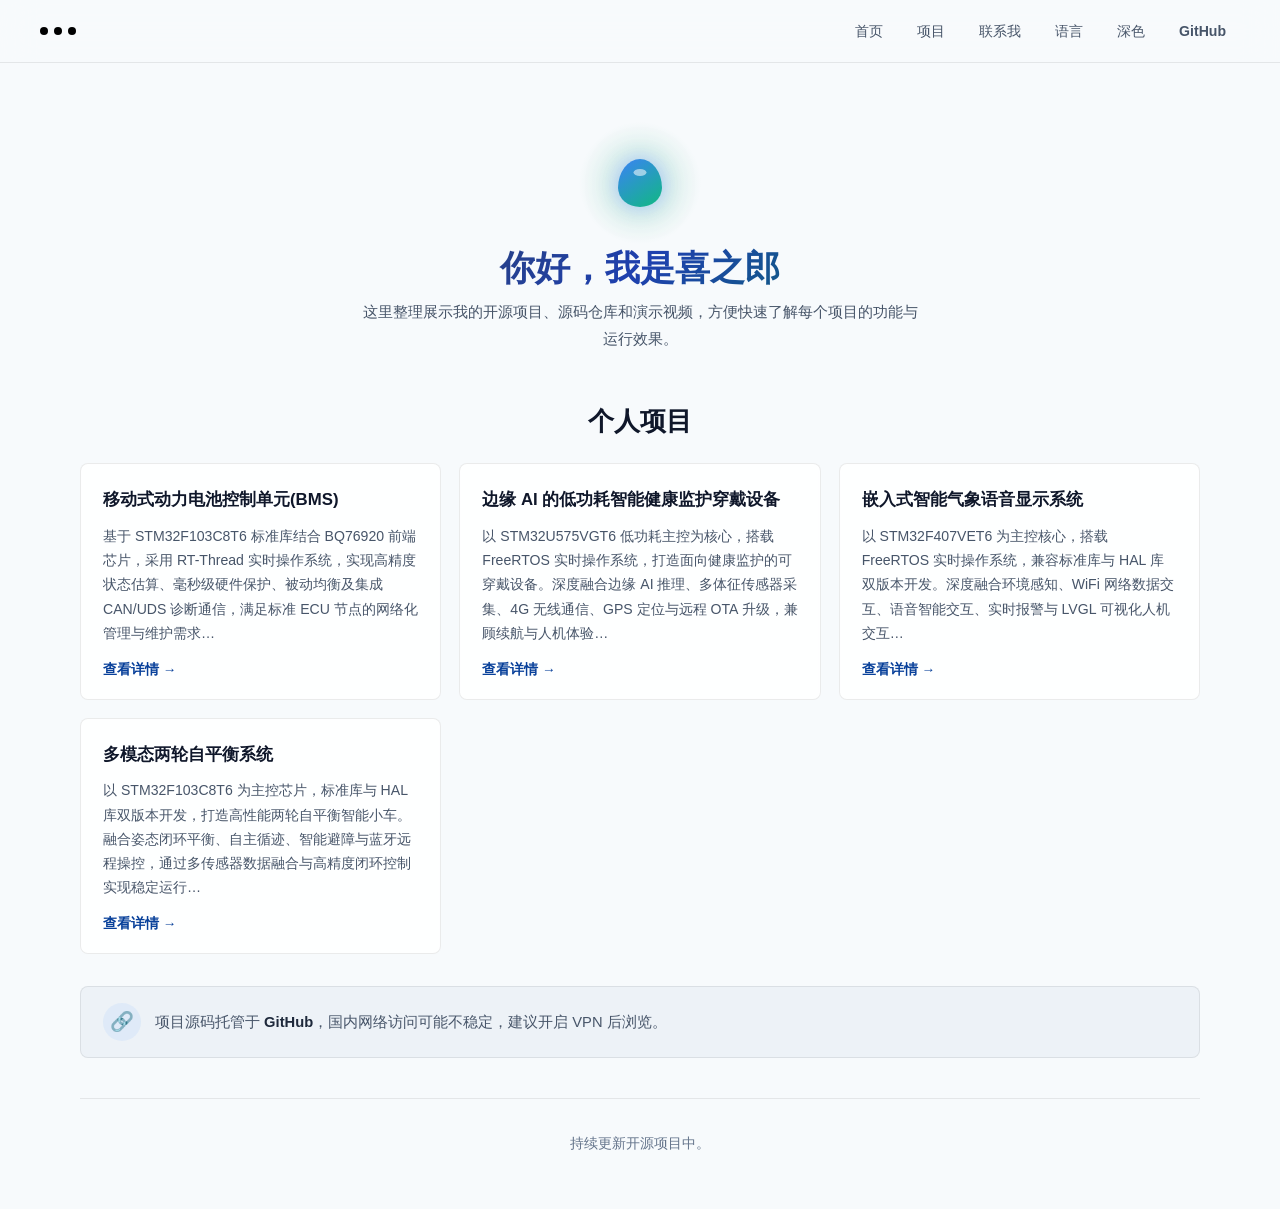
<file: index.html>
<!DOCTYPE html>
<html lang="zh-CN">
<head>
  <meta charset="UTF-8" />
  <meta name="viewport" content="width=device-width, initial-scale=1.0" />
  <title>喜之郎的开源网站</title>
  <link rel="stylesheet" href="assets/css/styles.css" />
</head>
<body>
  <!-- ===== 顶部导航栏 ===== -->
  <nav class="navbar">
    <div class="navbar-inner">
      <a class="nav-brand" href="index.html">
        <span class="nav-dot"></span><span class="nav-dot"></span><span class="nav-dot"></span>
      </a>
      <ul class="nav-links">
        <li><a href="index.html">首页</a></li>
        <li><a href="#projects">项目</a></li>
        <li><a href="#" id="contactLink">联系我</a></li>
        <li><a href="#">语言</a></li>
        <li><button class="theme-toggle" id="themeToggle" aria-label="切换深色/浅色模式">深色</button></li>
        <li><a class="nav-cta" href="https://github.com/laobanwang676-droid" target="_blank" rel="noopener noreferrer">GitHub</a></li>
      </ul>
    </div>
  </nav>

  <!-- ===== 主体内容 ===== -->
  <main class="site-shell">
    <!-- ===== Hero 区域 ===== -->
    <section class="hero" aria-labelledby="site-title">
      <div class="hero-icon">
        <span class="hero-jelly"></span>
      </div>
      <div class="hero-copy">
        <h1 class="hero-greeting">你好，我是喜之郎</h1>
        <p class="hero-intro">这里整理展示我的开源项目、源码仓库和演示视频，方便快速了解每个项目的功能与运行效果。</p>
      </div>
    </section>

    <section class="projects-overview" id="projects" aria-label="个人项目">
      <h2>个人项目</h2>
      <div class="projects-grid">
        <article class="project-card">
          <h3>移动式动力电池控制单元(BMS)</h3>
          <p class="project-card-desc">基于 STM32F103C8T6 标准库结合 BQ76920 前端芯片，采用 RT-Thread 实时操作系统，实现高精度状态估算、毫秒级硬件保护、被动均衡及集成 CAN/UDS 诊断通信，满足标准 ECU 节点的网络化管理与维护需求…</p>
          <a class="project-card-link" href="projects/bms.html">查看详情 →</a>
        </article>
        <article class="project-card">
          <h3>边缘 AI 的低功耗智能健康监护穿戴设备</h3>
          <p class="project-card-desc">以 STM32U575VGT6 低功耗主控为核心，搭载 FreeRTOS 实时操作系统，打造面向健康监护的可穿戴设备。深度融合边缘 AI 推理、多体征传感器采集、4G 无线通信、GPS 定位与远程 OTA 升级，兼顾续航与人机体验…</p>
          <a class="project-card-link" href="projects/health.html">查看详情 →</a>
        </article>
        <article class="project-card">
          <h3>嵌入式智能气象语音显示系统</h3>
          <p class="project-card-desc">以 STM32F407VET6 为主控核心，搭载 FreeRTOS 实时操作系统，兼容标准库与 HAL 库双版本开发。深度融合环境感知、WiFi 网络数据交互、语音智能交互、实时报警与 LVGL 可视化人机交互…</p>
          <a class="project-card-link" href="projects/weather.html">查看详情 →</a>
        </article>
        <article class="project-card">
          <h3>多模态两轮自平衡系统</h3>
          <p class="project-card-desc">以 STM32F103C8T6 为主控芯片，标准库与 HAL 库双版本开发，打造高性能两轮自平衡智能小车。融合姿态闭环平衡、自主循迹、智能避障与蓝牙远程操控，通过多传感器数据融合与高精度闭环控制实现稳定运行…</p>
          <a class="project-card-link" href="projects/balance.html">查看详情 →</a>
        </article>
      </div>
    </section>

    <div class="github-notice">
      <span class="github-notice-icon">🔗</span>
      <span>项目源码托管于 <strong>GitHub</strong>，国内网络访问可能不稳定，建议开启 VPN 后浏览。</span>
    </div>

    <footer>
      <span>持续更新开源项目中。</span>
    </footer>
  </main>

  <!-- ===== 联系我弹窗 ===== -->
  <div class="modal-overlay" id="contactModal">
    <div class="modal-box">
      <h3>联系我</h3>
      <p class="modal-sub">欢迎通过以下方式与我取得联系</p>
      <div class="contact-row">
        <span class="label">QQ邮箱</span>
        <span class="value">1944505795@qq.com</span>
        <button class="btn-copy" data-copy="1944505795@qq.com">复制</button>
      </div>
      <div class="contact-row">
        <span class="label">微信</span>
        <span class="value">1944505795</span>
        <button class="btn-copy" data-copy="1944505795">复制</button>
      </div>
      <button class="btn-close-modal" id="closeModal">关闭</button>
    </div>
  </div>
  <script src="assets/js/main.js"></script>
</body>
</html>
</file>
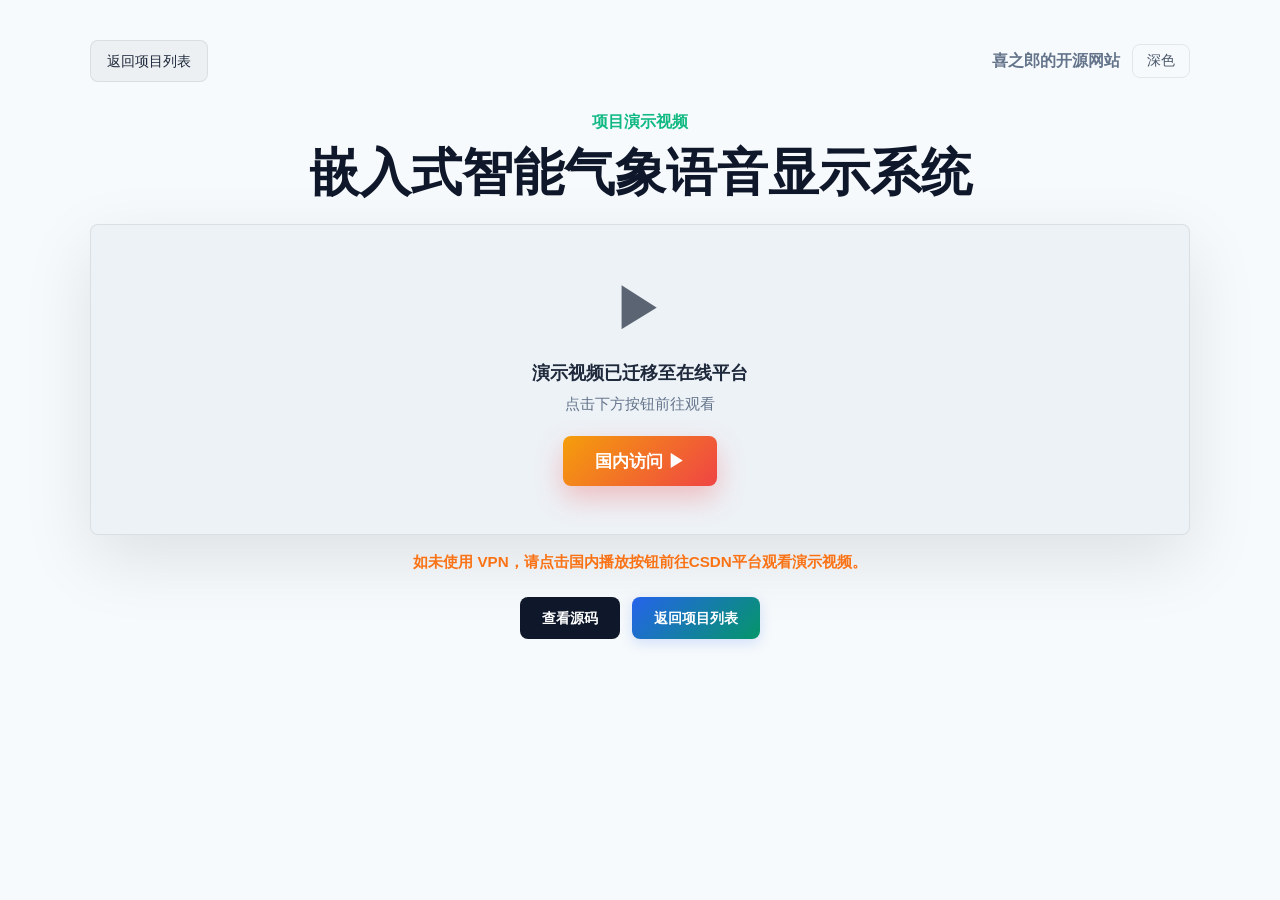
<file: video.html>
<!DOCTYPE html>
<html lang="zh-CN">
<head>
  <meta charset="UTF-8" />
  <meta name="viewport" content="width=device-width, initial-scale=1.0" />
  <title>项目演示视频</title>
  <link rel="stylesheet" href="assets/css/styles.css" />
</head>
<body>
  <main class="page page-wide">
    <nav class="video-nav">
      <a class="back-link" href="index.html#projects">返回项目列表</a>
      <div class="video-nav-group">
        <a class="brand" href="index.html">喜之郎的开源网站</a>
        <button class="theme-toggle" id="themeToggle" aria-label="切换深色/浅色模式">深色</button>
      </div>
    </nav>

    <section class="video-intro" aria-labelledby="video-title">
      <p>项目演示视频</p>
      <h1 class="video-title" id="video-title">嵌入式智能气象语音显示系统</h1>
    </section>

    <section class="player" aria-label="视频入口">
      <div class="player-icon">▶</div>
      <p class="player-title">演示视频已迁移至在线平台</p>
      <p class="player-desc">点击下方按钮前往观看</p>
      <a id="domestic-link" class="btn-watch" href="#" target="_blank" rel="noopener noreferrer">国内访问 ▶</a>
    </section>

    <p class="hint">如未使用 VPN，请点击国内播放按钮前往CSDN平台观看演示视频。</p>

    <div class="actions video-actions">
      <a id="source-link" class="btn-source" href="https://github.com/laobanwang676-droid/Weather_Clock.git" target="_blank" rel="noopener noreferrer">查看源码</a>
      <a class="btn-home" href="index.html#projects">返回项目列表</a>
    </div>
  </main>

  <script src="assets/js/main.js"></script>
  <script src="assets/js/video.js"></script>
</body>
</html>
</file>
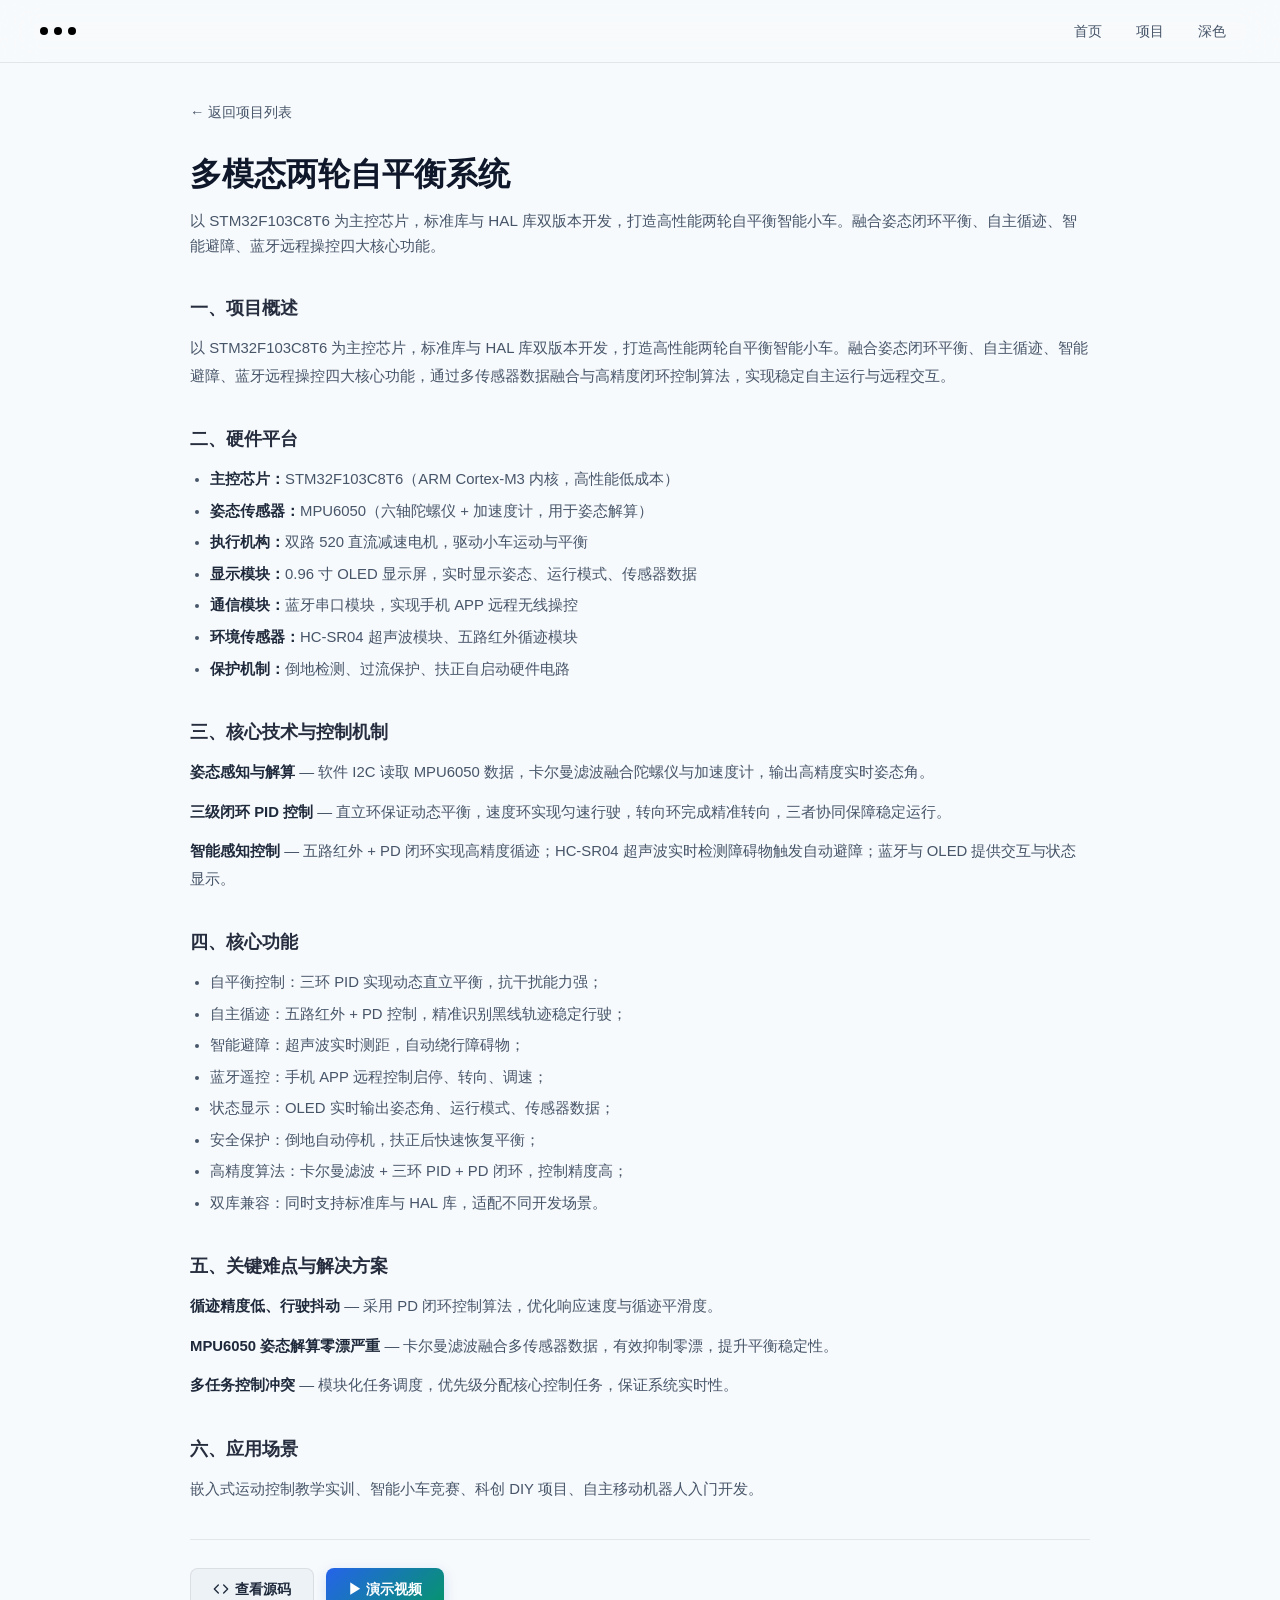
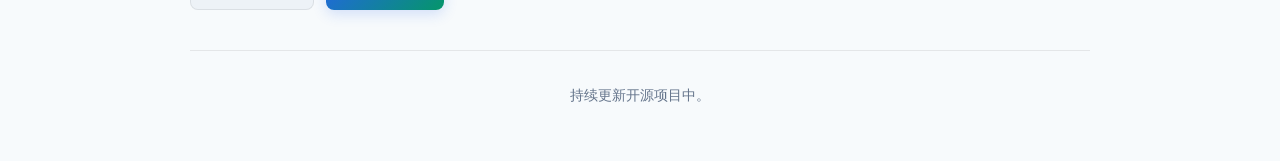
<file: projects/balance.html>
<!DOCTYPE html>
<html lang="zh-CN">
<head>
  <meta charset="UTF-8" />
  <meta name="viewport" content="width=device-width, initial-scale=1.0" />
  <title>两轮自平衡 - 喜之郎的开源项目</title>
  <link rel="stylesheet" href="../assets/css/styles.css" />
</head>
<body>
  <nav class="navbar">
    <div class="navbar-inner">
      <a class="nav-brand" href="../index.html"><span class="nav-dot"></span><span class="nav-dot"></span><span class="nav-dot"></span></a>
      <ul class="nav-links">
        <li><a href="../index.html">首页</a></li>
        <li><a href="../index.html#projects">项目</a></li>
        <li><button class="theme-toggle" id="themeToggle" aria-label="切换深色/浅色模式">深色</button></li>
      </ul>
    </div>
  </nav>

  <main class="page">
    <a class="back-link" href="../index.html#projects">← 返回项目列表</a>
    <h1>多模态两轮自平衡系统</h1>
    <p class="subtitle">以 STM32F103C8T6 为主控芯片，标准库与 HAL 库双版本开发，打造高性能两轮自平衡智能小车。融合姿态闭环平衡、自主循迹、智能避障、蓝牙远程操控四大核心功能。</p>

    <div class="content">
      <h2>一、项目概述</h2>
      <p>以 STM32F103C8T6 为主控芯片，标准库与 HAL 库双版本开发，打造高性能两轮自平衡智能小车。融合姿态闭环平衡、自主循迹、智能避障、蓝牙远程操控四大核心功能，通过多传感器数据融合与高精度闭环控制算法，实现稳定自主运行与远程交互。</p>

      <h2>二、硬件平台</h2>
      <ul>
        <li><strong>主控芯片：</strong>STM32F103C8T6（ARM Cortex-M3 内核，高性能低成本）</li>
        <li><strong>姿态传感器：</strong>MPU6050（六轴陀螺仪 + 加速度计，用于姿态解算）</li>
        <li><strong>执行机构：</strong>双路 520 直流减速电机，驱动小车运动与平衡</li>
        <li><strong>显示模块：</strong>0.96 寸 OLED 显示屏，实时显示姿态、运行模式、传感器数据</li>
        <li><strong>通信模块：</strong>蓝牙串口模块，实现手机 APP 远程无线操控</li>
        <li><strong>环境传感器：</strong>HC-SR04 超声波模块、五路红外循迹模块</li>
        <li><strong>保护机制：</strong>倒地检测、过流保护、扶正自启动硬件电路</li>
      </ul>

      <h2>三、核心技术与控制机制</h2>
      <p><strong>姿态感知与解算</strong> — 软件 I2C 读取 MPU6050 数据，卡尔曼滤波融合陀螺仪与加速度计，输出高精度实时姿态角。</p>
      <p><strong>三级闭环 PID 控制</strong> — 直立环保证动态平衡，速度环实现匀速行驶，转向环完成精准转向，三者协同保障稳定运行。</p>
      <p><strong>智能感知控制</strong> — 五路红外 + PD 闭环实现高精度循迹；HC-SR04 超声波实时检测障碍物触发自动避障；蓝牙与 OLED 提供交互与状态显示。</p>

      <h2>四、核心功能</h2>
      <ul>
        <li>自平衡控制：三环 PID 实现动态直立平衡，抗干扰能力强；</li>
        <li>自主循迹：五路红外 + PD 控制，精准识别黑线轨迹稳定行驶；</li>
        <li>智能避障：超声波实时测距，自动绕行障碍物；</li>
        <li>蓝牙遥控：手机 APP 远程控制启停、转向、调速；</li>
        <li>状态显示：OLED 实时输出姿态角、运行模式、传感器数据；</li>
        <li>安全保护：倒地自动停机，扶正后快速恢复平衡；</li>
        <li>高精度算法：卡尔曼滤波 + 三环 PID + PD 闭环，控制精度高；</li>
        <li>双库兼容：同时支持标准库与 HAL 库，适配不同开发场景。</li>
      </ul>

      <h2>五、关键难点与解决方案</h2>
      <p><strong>循迹精度低、行驶抖动</strong> — 采用 PD 闭环控制算法，优化响应速度与循迹平滑度。</p>
      <p><strong>MPU6050 姿态解算零漂严重</strong> — 卡尔曼滤波融合多传感器数据，有效抑制零漂，提升平衡稳定性。</p>
      <p><strong>多任务控制冲突</strong> — 模块化任务调度，优先级分配核心控制任务，保证系统实时性。</p>

      <h2>六、应用场景</h2>
      <p>嵌入式运动控制教学实训、智能小车竞赛、科创 DIY 项目、自主移动机器人入门开发。</p>
    </div>

    <div class="actions">
      <a class="btn-outline" href="https://github.com/laobanwang676-droid/Balance_Car.git" target="_blank" rel="noopener noreferrer"><svg width="16" height="16" viewBox="0 0 24 24" fill="none" stroke="currentColor" stroke-width="2" stroke-linecap="round" stroke-linejoin="round"><polyline points="16 18 22 12 16 6"/><polyline points="8 6 2 12 8 18"/></svg> 查看源码</a>
      <a class="btn-filled" href="../video.html?project=balance">▶ 演示视频</a>
    </div>

    <footer><span>持续更新开源项目中。</span></footer>
  </main>
  <script src="../assets/js/main.js"></script>
</body>
</html>
</file>
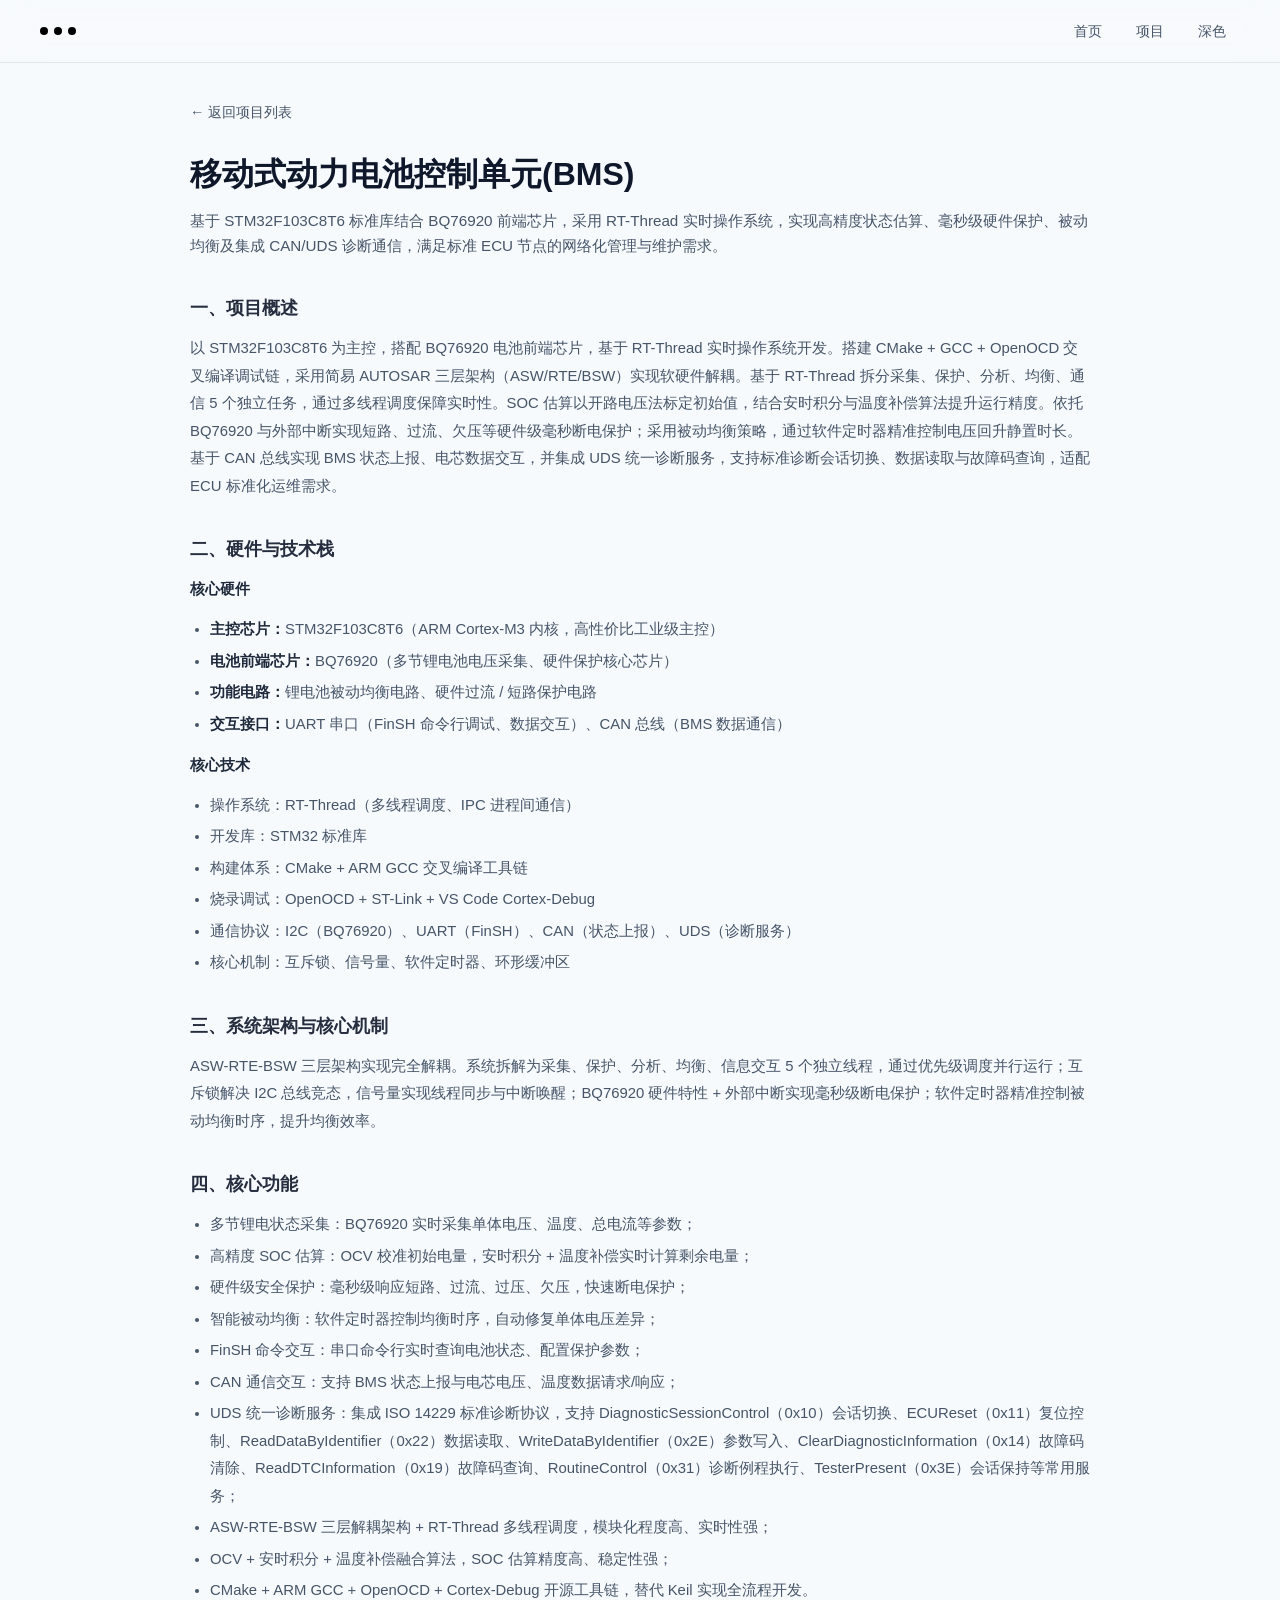
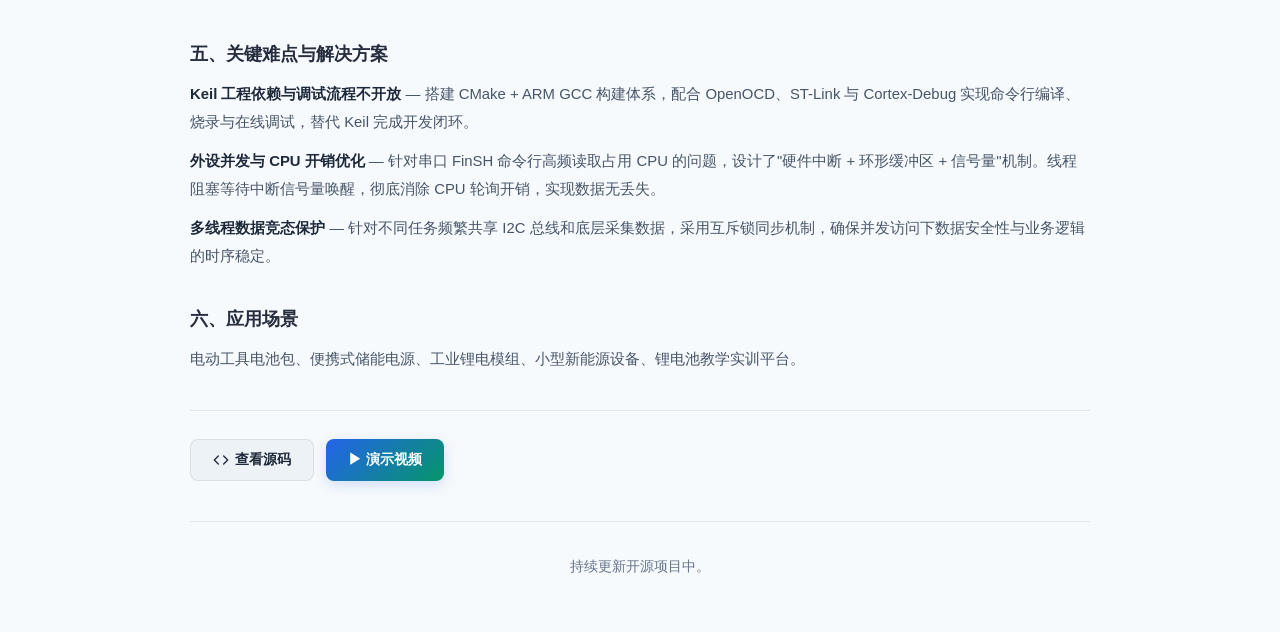
<file: projects/bms.html>
<!DOCTYPE html>
<html lang="zh-CN">
<head>
  <meta charset="UTF-8" />
  <meta name="viewport" content="width=device-width, initial-scale=1.0" />
  <title>移动式动力电池控制单元(BMS) - 喜之郎的开源项目</title>
  <link rel="stylesheet" href="../assets/css/styles.css" />
</head>
<body>
  <nav class="navbar">
    <div class="navbar-inner">
      <a class="nav-brand" href="../index.html">
        <span class="nav-dot"></span><span class="nav-dot"></span><span class="nav-dot"></span>
      </a>
      <ul class="nav-links">
        <li><a href="../index.html">首页</a></li>
        <li><a href="../index.html#projects">项目</a></li>
        <li><button class="theme-toggle" id="themeToggle" aria-label="切换深色/浅色模式">深色</button></li>
      </ul>
    </div>
  </nav>

  <main class="page">
    <a class="back-link" href="../index.html#projects">← 返回项目列表</a>
    <h1>移动式动力电池控制单元(BMS)</h1>
    <p class="subtitle">基于 STM32F103C8T6 标准库结合 BQ76920 前端芯片，采用 RT-Thread 实时操作系统，实现高精度状态估算、毫秒级硬件保护、被动均衡及集成 CAN/UDS 诊断通信，满足标准 ECU 节点的网络化管理与维护需求。</p>

    <div class="content">
      <h2>一、项目概述</h2>
      <p>以 STM32F103C8T6 为主控，搭配 BQ76920 电池前端芯片，基于 RT-Thread 实时操作系统开发。搭建 CMake + GCC + OpenOCD 交叉编译调试链，采用简易 AUTOSAR 三层架构（ASW/RTE/BSW）实现软硬件解耦。基于 RT-Thread 拆分采集、保护、分析、均衡、通信 5 个独立任务，通过多线程调度保障实时性。SOC 估算以开路电压法标定初始值，结合安时积分与温度补偿算法提升运行精度。依托 BQ76920 与外部中断实现短路、过流、欠压等硬件级毫秒断电保护；采用被动均衡策略，通过软件定时器精准控制电压回升静置时长。基于 CAN 总线实现 BMS 状态上报、电芯数据交互，并集成 UDS 统一诊断服务，支持标准诊断会话切换、数据读取与故障码查询，适配 ECU 标准化运维需求。</p>

      <h2>二、硬件与技术栈</h2>
      <p><strong>核心硬件</strong></p>
      <ul>
        <li><strong>主控芯片：</strong>STM32F103C8T6（ARM Cortex-M3 内核，高性价比工业级主控）</li>
        <li><strong>电池前端芯片：</strong>BQ76920（多节锂电池电压采集、硬件保护核心芯片）</li>
        <li><strong>功能电路：</strong>锂电池被动均衡电路、硬件过流 / 短路保护电路</li>
        <li><strong>交互接口：</strong>UART 串口（FinSH 命令行调试、数据交互）、CAN 总线（BMS 数据通信）</li>
      </ul>
      <p><strong>核心技术</strong></p>
      <ul>
        <li>操作系统：RT-Thread（多线程调度、IPC 进程间通信）</li>
        <li>开发库：STM32 标准库</li>
        <li>构建体系：CMake + ARM GCC 交叉编译工具链</li>
        <li>烧录调试：OpenOCD + ST-Link + VS Code Cortex-Debug</li>
        <li>通信协议：I2C（BQ76920）、UART（FinSH）、CAN（状态上报）、UDS（诊断服务）</li>
        <li>核心机制：互斥锁、信号量、软件定时器、环形缓冲区</li>
      </ul>

      <h2>三、系统架构与核心机制</h2>
      <p>ASW-RTE-BSW 三层架构实现完全解耦。系统拆解为采集、保护、分析、均衡、信息交互 5 个独立线程，通过优先级调度并行运行；互斥锁解决 I2C 总线竞态，信号量实现线程同步与中断唤醒；BQ76920 硬件特性 + 外部中断实现毫秒级断电保护；软件定时器精准控制被动均衡时序，提升均衡效率。</p>

      <h2>四、核心功能</h2>
      <ul>
        <li>多节锂电状态采集：BQ76920 实时采集单体电压、温度、总电流等参数；</li>
        <li>高精度 SOC 估算：OCV 校准初始电量，安时积分 + 温度补偿实时计算剩余电量；</li>
        <li>硬件级安全保护：毫秒级响应短路、过流、过压、欠压，快速断电保护；</li>
        <li>智能被动均衡：软件定时器控制均衡时序，自动修复单体电压差异；</li>
        <li>FinSH 命令交互：串口命令行实时查询电池状态、配置保护参数；</li>
        <li>CAN 通信交互：支持 BMS 状态上报与电芯电压、温度数据请求/响应；</li>
        <li>UDS 统一诊断服务：集成 ISO 14229 标准诊断协议，支持 DiagnosticSessionControl（0x10）会话切换、ECUReset（0x11）复位控制、ReadDataByIdentifier（0x22）数据读取、WriteDataByIdentifier（0x2E）参数写入、ClearDiagnosticInformation（0x14）故障码清除、ReadDTCInformation（0x19）故障码查询、RoutineControl（0x31）诊断例程执行、TesterPresent（0x3E）会话保持等常用服务；</li>
        <li>ASW-RTE-BSW 三层解耦架构 + RT-Thread 多线程调度，模块化程度高、实时性强；</li>
        <li>OCV + 安时积分 + 温度补偿融合算法，SOC 估算精度高、稳定性强；</li>
        <li>CMake + ARM GCC + OpenOCD + Cortex-Debug 开源工具链，替代 Keil 实现全流程开发。</li>
      </ul>

      <h2>五、关键难点与解决方案</h2>
      <p><strong>Keil 工程依赖与调试流程不开放</strong> — 搭建 CMake + ARM GCC 构建体系，配合 OpenOCD、ST-Link 与 Cortex-Debug 实现命令行编译、烧录与在线调试，替代 Keil 完成开发闭环。</p>
      <p><strong>外设并发与 CPU 开销优化</strong> — 针对串口 FinSH 命令行高频读取占用 CPU 的问题，设计了"硬件中断 + 环形缓冲区 + 信号量"机制。线程阻塞等待中断信号量唤醒，彻底消除 CPU 轮询开销，实现数据无丢失。</p>
      <p><strong>多线程数据竞态保护</strong> — 针对不同任务频繁共享 I2C 总线和底层采集数据，采用互斥锁同步机制，确保并发访问下数据安全性与业务逻辑的时序稳定。</p>

      <h2>六、应用场景</h2>
      <p>电动工具电池包、便携式储能电源、工业锂电模组、小型新能源设备、锂电池教学实训平台。</p>
    </div>

    <div class="actions">
      <a class="btn-outline" href="https://github.com/laobanwang676-droid/bms_rtthread.git" target="_blank" rel="noopener noreferrer"><svg width="16" height="16" viewBox="0 0 24 24" fill="none" stroke="currentColor" stroke-width="2" stroke-linecap="round" stroke-linejoin="round"><polyline points="16 18 22 12 16 6"/><polyline points="8 6 2 12 8 18"/></svg> 查看源码</a>
      <a class="btn-filled" href="../video.html?project=bms">▶ 演示视频</a>
    </div>

    <footer><span>持续更新开源项目中。</span></footer>
  </main>
  <script src="../assets/js/main.js"></script>
</body>
</html>
</file>
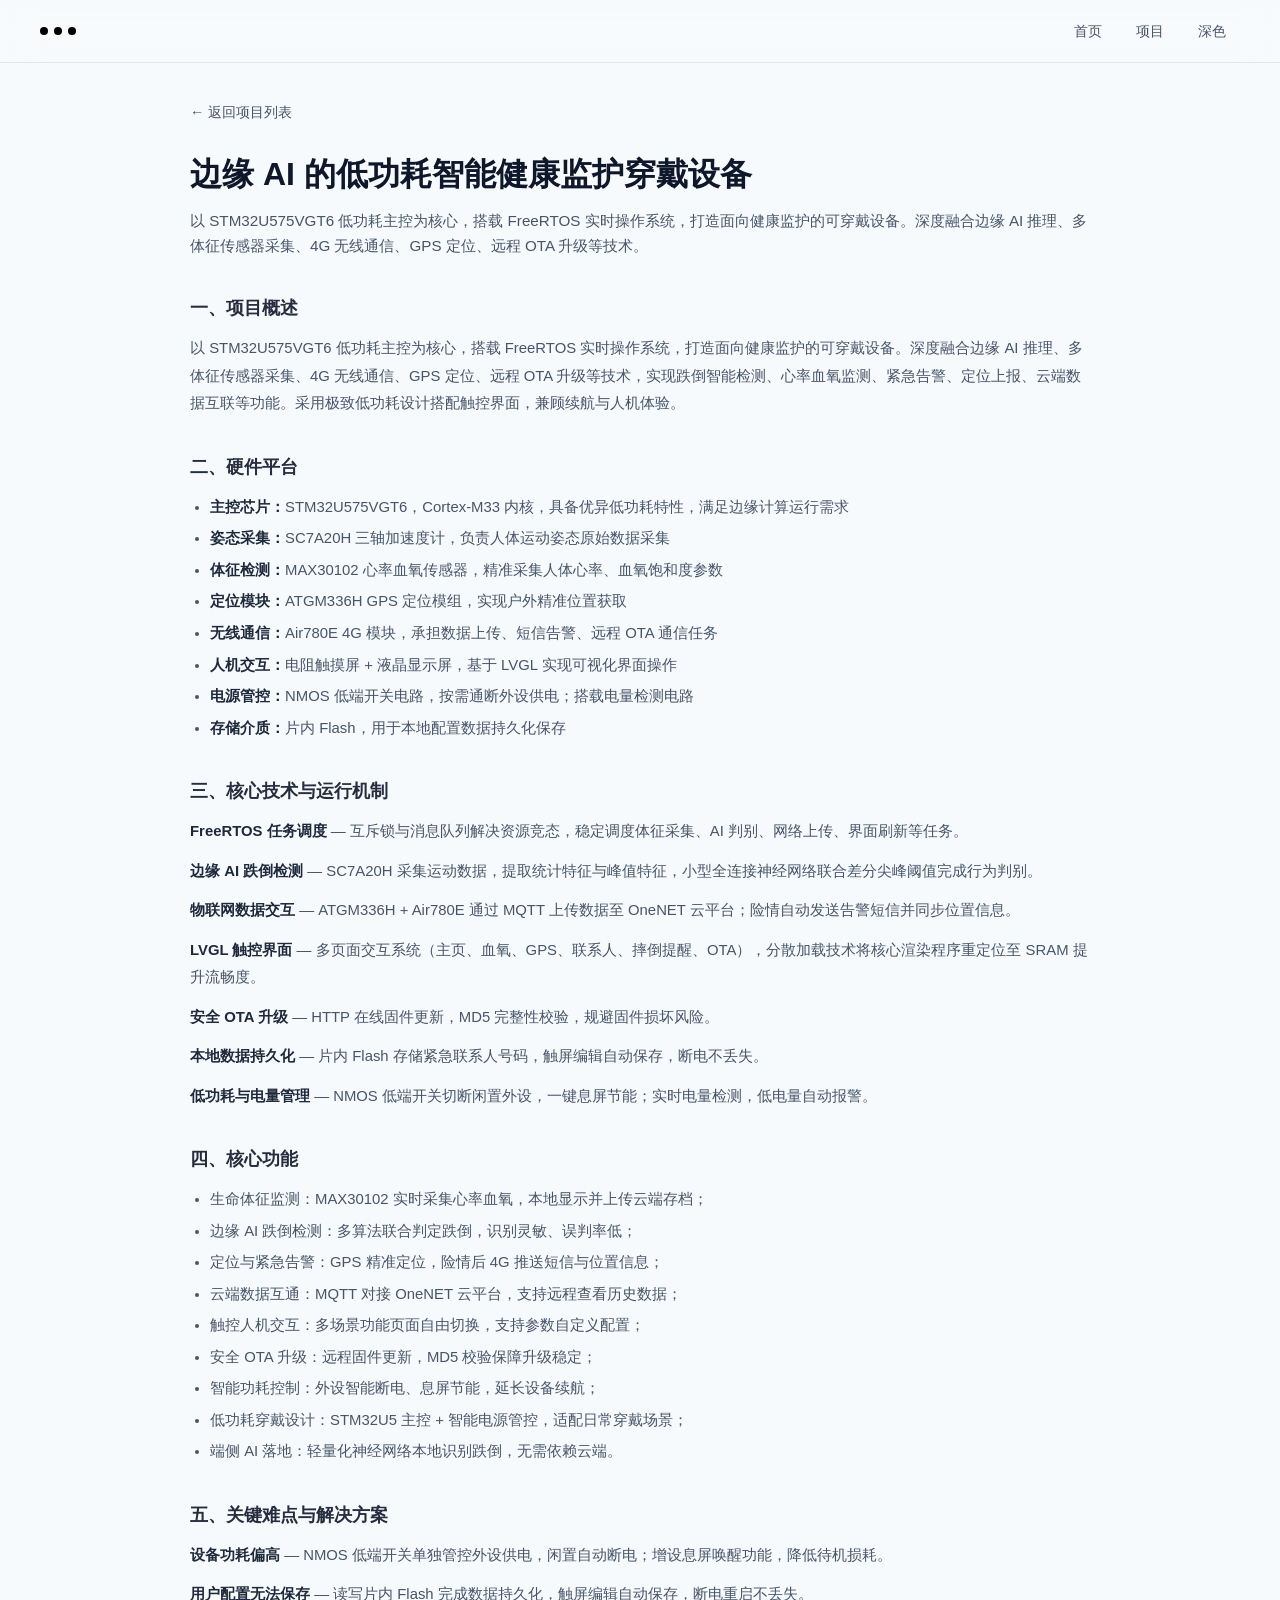
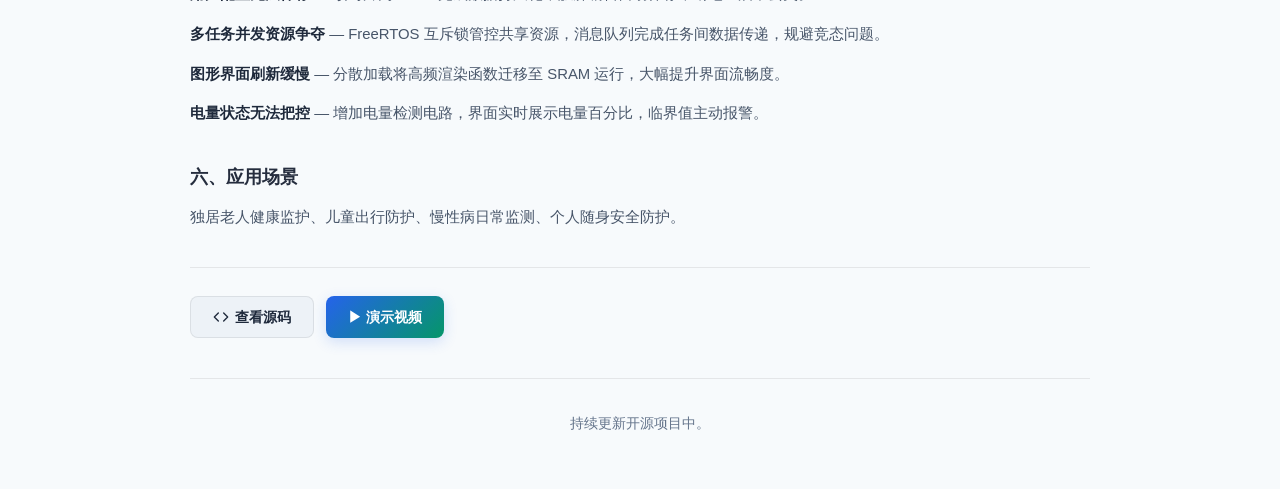
<file: projects/health.html>
<!DOCTYPE html>
<html lang="zh-CN">
<head>
  <meta charset="UTF-8" />
  <meta name="viewport" content="width=device-width, initial-scale=1.0" />
  <title>智能健康监护 - 喜之郎的开源项目</title>
  <link rel="stylesheet" href="../assets/css/styles.css" />
</head>
<body>
  <nav class="navbar">
    <div class="navbar-inner">
      <a class="nav-brand" href="../index.html"><span class="nav-dot"></span><span class="nav-dot"></span><span class="nav-dot"></span></a>
      <ul class="nav-links">
        <li><a href="../index.html">首页</a></li>
        <li><a href="../index.html#projects">项目</a></li>
        <li><button class="theme-toggle" id="themeToggle" aria-label="切换深色/浅色模式">深色</button></li>
      </ul>
    </div>
  </nav>

  <main class="page">
    <a class="back-link" href="../index.html#projects">← 返回项目列表</a>
    <h1>边缘 AI 的低功耗智能健康监护穿戴设备</h1>
    <p class="subtitle">以 STM32U575VGT6 低功耗主控为核心，搭载 FreeRTOS 实时操作系统，打造面向健康监护的可穿戴设备。深度融合边缘 AI 推理、多体征传感器采集、4G 无线通信、GPS 定位、远程 OTA 升级等技术。</p>

    <div class="content">
      <h2>一、项目概述</h2>
      <p>以 STM32U575VGT6 低功耗主控为核心，搭载 FreeRTOS 实时操作系统，打造面向健康监护的可穿戴设备。深度融合边缘 AI 推理、多体征传感器采集、4G 无线通信、GPS 定位、远程 OTA 升级等技术，实现跌倒智能检测、心率血氧监测、紧急告警、定位上报、云端数据互联等功能。采用极致低功耗设计搭配触控界面，兼顾续航与人机体验。</p>

      <h2>二、硬件平台</h2>
      <ul>
        <li><strong>主控芯片：</strong>STM32U575VGT6，Cortex-M33 内核，具备优异低功耗特性，满足边缘计算运行需求</li>
        <li><strong>姿态采集：</strong>SC7A20H 三轴加速度计，负责人体运动姿态原始数据采集</li>
        <li><strong>体征检测：</strong>MAX30102 心率血氧传感器，精准采集人体心率、血氧饱和度参数</li>
        <li><strong>定位模块：</strong>ATGM336H GPS 定位模组，实现户外精准位置获取</li>
        <li><strong>无线通信：</strong>Air780E 4G 模块，承担数据上传、短信告警、远程 OTA 通信任务</li>
        <li><strong>人机交互：</strong>电阻触摸屏 + 液晶显示屏，基于 LVGL 实现可视化界面操作</li>
        <li><strong>电源管控：</strong>NMOS 低端开关电路，按需通断外设供电；搭载电量检测电路</li>
        <li><strong>存储介质：</strong>片内 Flash，用于本地配置数据持久化保存</li>
      </ul>

      <h2>三、核心技术与运行机制</h2>
      <p><strong>FreeRTOS 任务调度</strong> — 互斥锁与消息队列解决资源竞态，稳定调度体征采集、AI 判别、网络上传、界面刷新等任务。</p>
      <p><strong>边缘 AI 跌倒检测</strong> — SC7A20H 采集运动数据，提取统计特征与峰值特征，小型全连接神经网络联合差分尖峰阈值完成行为判别。</p>
      <p><strong>物联网数据交互</strong> — ATGM336H + Air780E 通过 MQTT 上传数据至 OneNET 云平台；险情自动发送告警短信并同步位置信息。</p>
      <p><strong>LVGL 触控界面</strong> — 多页面交互系统（主页、血氧、GPS、联系人、摔倒提醒、OTA），分散加载技术将核心渲染程序重定位至 SRAM 提升流畅度。</p>
      <p><strong>安全 OTA 升级</strong> — HTTP 在线固件更新，MD5 完整性校验，规避固件损坏风险。</p>
      <p><strong>本地数据持久化</strong> — 片内 Flash 存储紧急联系人号码，触屏编辑自动保存，断电不丢失。</p>
      <p><strong>低功耗与电量管理</strong> — NMOS 低端开关切断闲置外设，一键息屏节能；实时电量检测，低电量自动报警。</p>

      <h2>四、核心功能</h2>
      <ul>
        <li>生命体征监测：MAX30102 实时采集心率血氧，本地显示并上传云端存档；</li>
        <li>边缘 AI 跌倒检测：多算法联合判定跌倒，识别灵敏、误判率低；</li>
        <li>定位与紧急告警：GPS 精准定位，险情后 4G 推送短信与位置信息；</li>
        <li>云端数据互通：MQTT 对接 OneNET 云平台，支持远程查看历史数据；</li>
        <li>触控人机交互：多场景功能页面自由切换，支持参数自定义配置；</li>
        <li>安全 OTA 升级：远程固件更新，MD5 校验保障升级稳定；</li>
        <li>智能功耗控制：外设智能断电、息屏节能，延长设备续航；</li>
        <li>低功耗穿戴设计：STM32U5 主控 + 智能电源管控，适配日常穿戴场景；</li>
        <li>端侧 AI 落地：轻量化神经网络本地识别跌倒，无需依赖云端。</li>
      </ul>

      <h2>五、关键难点与解决方案</h2>
      <p><strong>设备功耗偏高</strong> — NMOS 低端开关单独管控外设供电，闲置自动断电；增设息屏唤醒功能，降低待机损耗。</p>
      <p><strong>用户配置无法保存</strong> — 读写片内 Flash 完成数据持久化，触屏编辑自动保存，断电重启不丢失。</p>
      <p><strong>多任务并发资源争夺</strong> — FreeRTOS 互斥锁管控共享资源，消息队列完成任务间数据传递，规避竞态问题。</p>
      <p><strong>图形界面刷新缓慢</strong> — 分散加载将高频渲染函数迁移至 SRAM 运行，大幅提升界面流畅度。</p>
      <p><strong>电量状态无法把控</strong> — 增加电量检测电路，界面实时展示电量百分比，临界值主动报警。</p>

      <h2>六、应用场景</h2>
      <p>独居老人健康监护、儿童出行防护、慢性病日常监测、个人随身安全防护。</p>
    </div>

    <div class="actions">
      <a class="btn-outline" href="#" data-confirm="源码即将上传，敬请期待！"><svg width="16" height="16" viewBox="0 0 24 24" fill="none" stroke="currentColor" stroke-width="2" stroke-linecap="round" stroke-linejoin="round"><polyline points="16 18 22 12 16 6"/><polyline points="8 6 2 12 8 18"/></svg> 查看源码</a>
      <a class="btn-filled" href="../video.html?project=health">▶ 演示视频</a>
    </div>

    <footer><span>持续更新开源项目中。</span></footer>
  </main>
  <script src="../assets/js/main.js"></script>
</body>
</html>
</file>
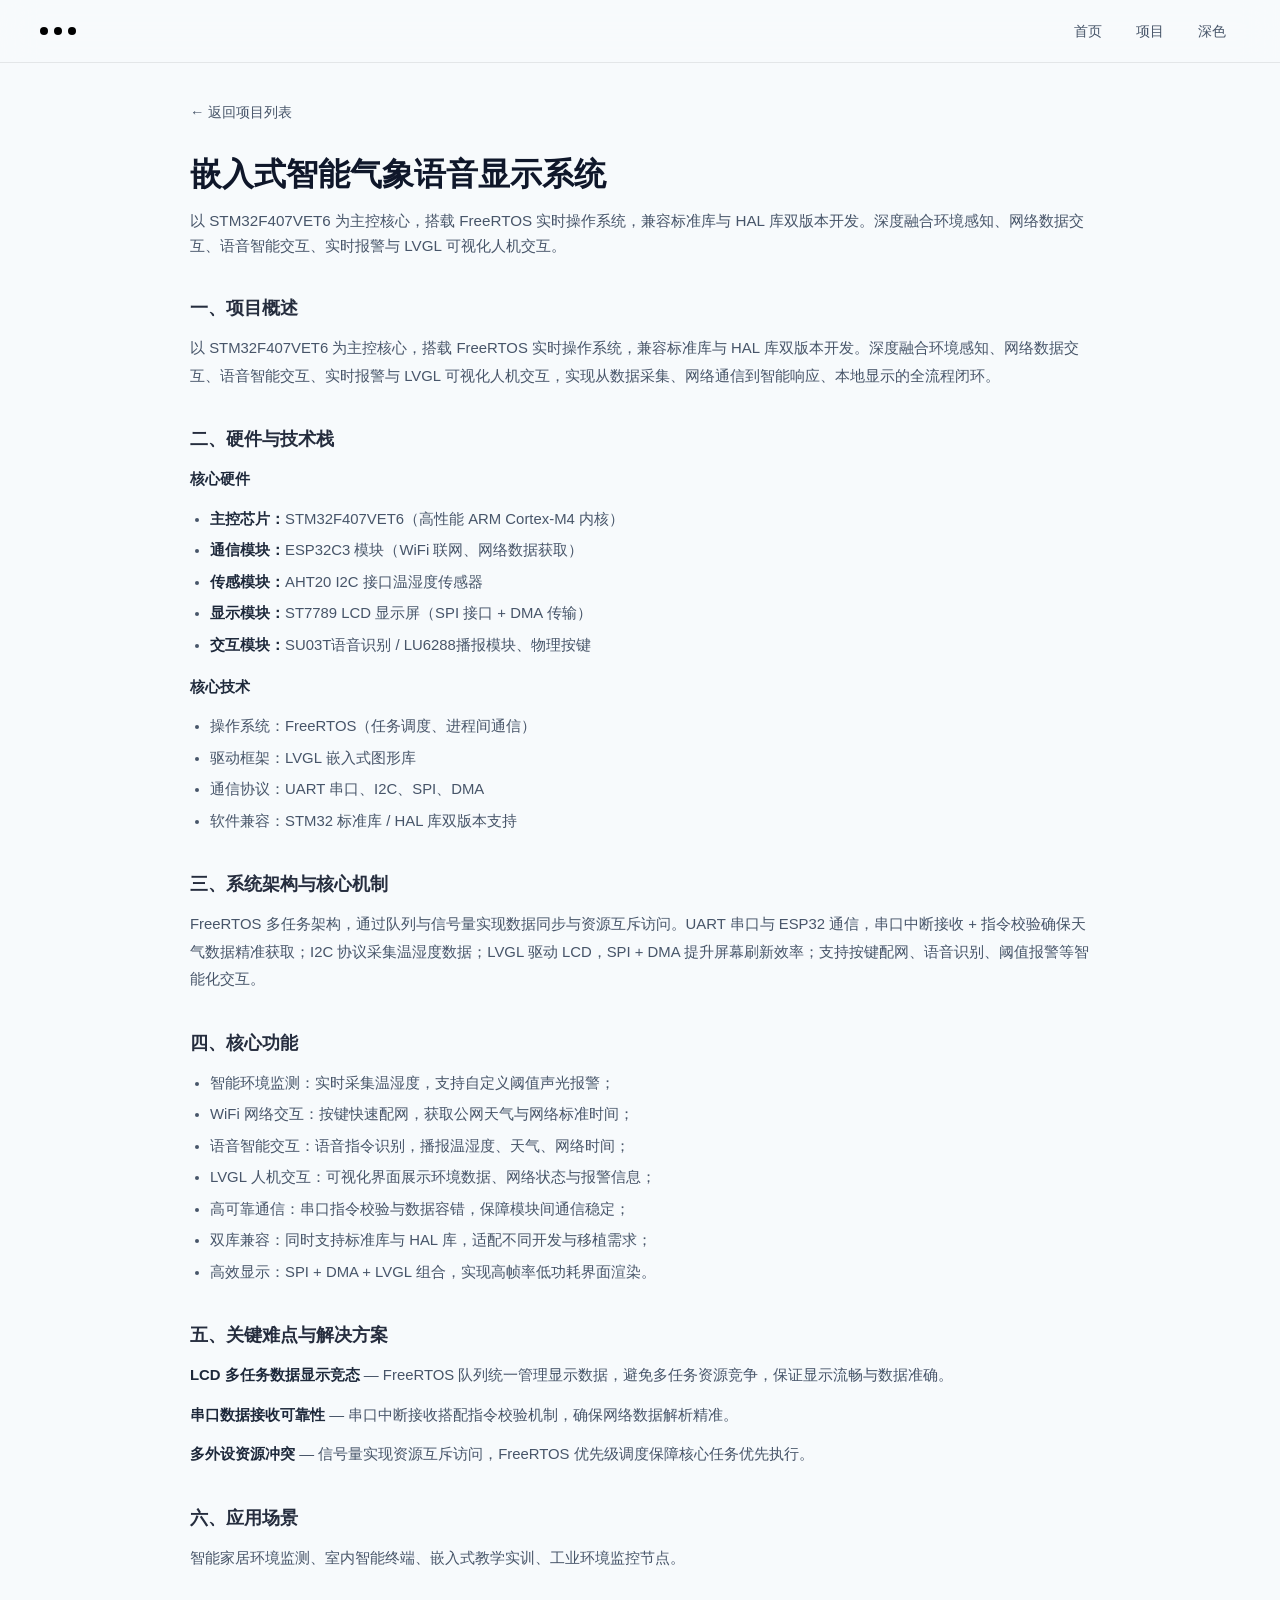
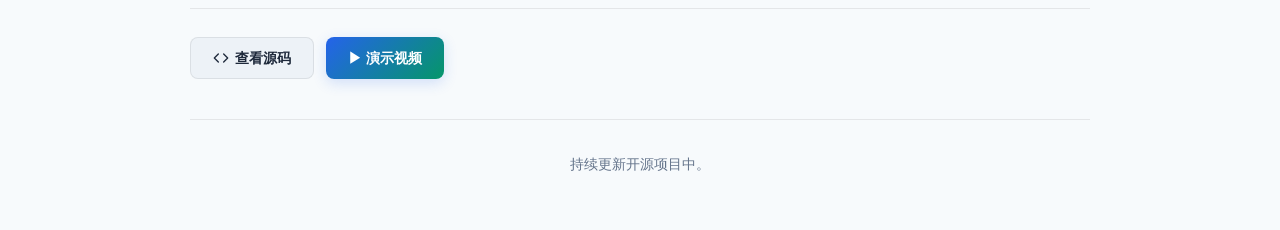
<file: projects/weather.html>
<!DOCTYPE html>
<html lang="zh-CN">
<head>
  <meta charset="UTF-8" />
  <meta name="viewport" content="width=device-width, initial-scale=1.0" />
  <title>嵌入式智能气象语音显示系统 - 喜之郎的开源项目</title>
  <link rel="stylesheet" href="../assets/css/styles.css" />
</head>
<body>
  <nav class="navbar">
    <div class="navbar-inner">
      <a class="nav-brand" href="../index.html"><span class="nav-dot"></span><span class="nav-dot"></span><span class="nav-dot"></span></a>
      <ul class="nav-links">
        <li><a href="../index.html">首页</a></li>
        <li><a href="../index.html#projects">项目</a></li>
        <li><button class="theme-toggle" id="themeToggle" aria-label="切换深色/浅色模式">深色</button></li>
      </ul>
    </div>
  </nav>

  <main class="page">
    <a class="back-link" href="../index.html#projects">← 返回项目列表</a>
    <h1>嵌入式智能气象语音显示系统</h1>
    <p class="subtitle">以 STM32F407VET6 为主控核心，搭载 FreeRTOS 实时操作系统，兼容标准库与 HAL 库双版本开发。深度融合环境感知、网络数据交互、语音智能交互、实时报警与 LVGL 可视化人机交互。</p>

    <div class="content">
      <h2>一、项目概述</h2>
      <p>以 STM32F407VET6 为主控核心，搭载 FreeRTOS 实时操作系统，兼容标准库与 HAL 库双版本开发。深度融合环境感知、网络数据交互、语音智能交互、实时报警与 LVGL 可视化人机交互，实现从数据采集、网络通信到智能响应、本地显示的全流程闭环。</p>

      <h2>二、硬件与技术栈</h2>
      <p><strong>核心硬件</strong></p>
      <ul>
        <li><strong>主控芯片：</strong>STM32F407VET6（高性能 ARM Cortex-M4 内核）</li>
        <li><strong>通信模块：</strong>ESP32C3 模块（WiFi 联网、网络数据获取）</li>
        <li><strong>传感模块：</strong>AHT20 I2C 接口温湿度传感器</li>
        <li><strong>显示模块：</strong>ST7789 LCD 显示屏（SPI 接口 + DMA 传输）</li>
        <li><strong>交互模块：</strong>SU03T语音识别 / LU6288播报模块、物理按键</li>
      </ul>
      <p><strong>核心技术</strong></p>
      <ul>
        <li>操作系统：FreeRTOS（任务调度、进程间通信）</li>
        <li>驱动框架：LVGL 嵌入式图形库</li>
        <li>通信协议：UART 串口、I2C、SPI、DMA</li>
        <li>软件兼容：STM32 标准库 / HAL 库双版本支持</li>
      </ul>

      <h2>三、系统架构与核心机制</h2>
      <p>FreeRTOS 多任务架构，通过队列与信号量实现数据同步与资源互斥访问。UART 串口与 ESP32 通信，串口中断接收 + 指令校验确保天气数据精准获取；I2C 协议采集温湿度数据；LVGL 驱动 LCD，SPI + DMA 提升屏幕刷新效率；支持按键配网、语音识别、阈值报警等智能化交互。</p>

      <h2>四、核心功能</h2>
      <ul>
        <li>智能环境监测：实时采集温湿度，支持自定义阈值声光报警；</li>
        <li>WiFi 网络交互：按键快速配网，获取公网天气与网络标准时间；</li>
        <li>语音智能交互：语音指令识别，播报温湿度、天气、网络时间；</li>
        <li>LVGL 人机交互：可视化界面展示环境数据、网络状态与报警信息；</li>
        <li>高可靠通信：串口指令校验与数据容错，保障模块间通信稳定；</li>
        <li>双库兼容：同时支持标准库与 HAL 库，适配不同开发与移植需求；</li>
        <li>高效显示：SPI + DMA + LVGL 组合，实现高帧率低功耗界面渲染。</li>
      </ul>

      <h2>五、关键难点与解决方案</h2>
      <p><strong>LCD 多任务数据显示竞态</strong> — FreeRTOS 队列统一管理显示数据，避免多任务资源竞争，保证显示流畅与数据准确。</p>
      <p><strong>串口数据接收可靠性</strong> — 串口中断接收搭配指令校验机制，确保网络数据解析精准。</p>
      <p><strong>多外设资源冲突</strong> — 信号量实现资源互斥访问，FreeRTOS 优先级调度保障核心任务优先执行。</p>

      <h2>六、应用场景</h2>
      <p>智能家居环境监测、室内智能终端、嵌入式教学实训、工业环境监控节点。</p>
    </div>

    <div class="actions">
      <a class="btn-outline" href="https://github.com/laobanwang676-droid/Weather_Clock.git" target="_blank" rel="noopener noreferrer"><svg width="16" height="16" viewBox="0 0 24 24" fill="none" stroke="currentColor" stroke-width="2" stroke-linecap="round" stroke-linejoin="round"><polyline points="16 18 22 12 16 6"/><polyline points="8 6 2 12 8 18"/></svg> 查看源码</a>
      <a class="btn-filled" href="../video.html?project=weather">▶ 演示视频</a>
    </div>

    <footer><span>持续更新开源项目中。</span></footer>
  </main>
  <script src="../assets/js/main.js"></script>
</body>
</html>
</file>
<file: assets/css/styles.css>
:root {
  --bg: #f7fafc;
  --bg-secondary: #edf2f7;
  --bg-card: rgba(255, 255, 255, 0.85);
  --text: #1e293b;
  --text-secondary: #475569;
  --muted: #64748b;
  --line: rgba(0, 0, 0, 0.08);
  --primary: #08409a;
  --primary-dark: #2563eb;
  --accent: #10b981;
  --accent-dark: #059669;
  --ink: #0f172a;
  --shadow: 0 18px 50px rgba(0, 0, 0, 0.08);
  --nav-bg: rgba(247, 250, 252, 0.88);
  --source-bg: #0f172a;
  --source-text: #fff;
  --video-player-bg: #edf2f7;
  --video-back-bg: rgba(0, 0, 0, 0.04);
}

[data-theme="dark"] {
  --bg: #0b0f1a;
  --bg-secondary: #111827;
  --bg-card: rgba(30, 41, 59, 0.7);
  --text: #e8edf5;
  --text-secondary: #94a3b8;
  --muted: #64748b;
  --line: rgba(148, 163, 184, 0.12);
  --primary: #1661bd;
  --primary-dark: #205dbf;
  --accent: #34d399;
  --accent-dark: #10b981;
  --ink: #f1f5f9;
  --shadow: 0 18px 50px rgba(0, 0, 0, 0.35);
  --nav-bg: rgba(11, 15, 26, 0.85);
  --source-bg: #fff;
  --source-text: #06111f;
  --video-player-bg: #050813;
  --video-back-bg: rgba(255, 255, 255, 0.07);
}

* {
  box-sizing: border-box;
}

body {
  margin: 0;
  min-height: 100vh;
  font-family: "Microsoft YaHei", "PingFang SC", Arial, sans-serif;
  color: var(--text);
  background: var(--bg);
  transition: background 0.3s ease, color 0.3s ease;
}

a {
  color: inherit;
  text-decoration: none;
}

.navbar {
  position: sticky;
  top: 0;
  z-index: 100;
  padding: 0 24px;
  background: var(--nav-bg);
  border-bottom: 1px solid var(--line);
  backdrop-filter: blur(18px);
  -webkit-backdrop-filter: blur(18px);
  transition: background 0.3s ease, border-color 0.3s ease;
}

.navbar-inner {
  position: relative;
  display: flex;
  align-items: center;
  justify-content: space-between;
  width: min(1200px, 100%);
  height: 62px;
  margin: 0 auto;
}

.nav-brand {
  display: flex;
  align-items: center;
  gap: 6px;
  padding: 10px 0;
  color: var(--ink);
  font-size: 1rem;
  font-weight: 800;
  background: transparent;
  border: 0;
  cursor: pointer;
}

.nav-brand:hover .nav-dot,
.nav-brand[aria-expanded="true"] .nav-dot {
  background: var(--primary);
}

.nav-dot {
  display: inline-block;
  width: 8px;
  height: 8px;
  border-radius: 50%;
  background: #000;
}

[data-theme="dark"] .nav-dot {
  background: #fff;
}

.nav-dropdown {
  position: absolute;
  top: calc(100% + 8px);
  left: 0;
  z-index: 120;
  display: grid;
  min-width: 150px;
  padding: 8px;
  visibility: hidden;
  background: var(--bg-card);
  border: 1px solid var(--line);
  border-radius: 8px;
  box-shadow: var(--shadow);
  opacity: 0;
  transform: translateY(-6px);
  backdrop-filter: blur(16px);
  -webkit-backdrop-filter: blur(16px);
  transition: opacity 0.2s ease, transform 0.2s ease, visibility 0.2s ease;
}

.nav-dropdown.active {
  visibility: visible;
  opacity: 1;
  transform: translateY(0);
}

.nav-dropdown-item {
  display: flex;
  align-items: center;
  width: 100%;
  min-height: 36px;
  padding: 0 12px;
  color: var(--text-secondary);
  font: inherit;
  font-size: 0.88rem;
  font-weight: 600;
  text-align: left;
  cursor: pointer;
  background: transparent;
  border: 0;
  border-radius: 8px;
  transition: all 0.2s ease;
}

.nav-dropdown-item:hover {
  color: var(--text);
  background: var(--bg-secondary);
}

.nav-links {
  display: flex;
  align-items: center;
  gap: 6px;
  padding: 0;
  margin: 0;
  list-style: none;
}

.nav-links li a,
.nav-links li button,
.theme-toggle {
  display: inline-flex;
  align-items: center;
  justify-content: center;
  min-height: 34px;
  padding: 0 14px;
  border-radius: 8px;
  color: var(--text-secondary);
  background: transparent;
  border: 0;
  font-size: 0.88rem;
  font-weight: 500;
  cursor: pointer;
  transition: all 0.2s ease;
}

.nav-links li a:hover,
.nav-links li button:hover,
.theme-toggle:hover {
  color: var(--text);
  background: var(--bg-secondary);
}

.nav-links .nav-cta {
  font-weight: 700;
}

.theme-toggle {
  min-width: 52px;
  border: 1px solid var(--line);
  font-size: 0.85rem;
}

.site-shell {
  width: min(1120px, calc(100% - 36px));
  margin: 0 auto;
  padding: 20px 0 56px;
}

.page {
  width: min(900px, calc(100% - 36px));
  margin: 0 auto;
  padding: 40px 0 56px;
}

.page-wide {
  width: min(1100px, calc(100% - 32px));
}

#projects {
  scroll-margin-top: 82px;
}

.back-link {
  display: inline-flex;
  align-items: center;
  gap: 6px;
  margin-bottom: 32px;
  color: var(--text-secondary);
  font-size: 0.9rem;
  font-weight: 500;
  transition: color 0.2s ease, opacity 0.2s ease, transform 0.2s ease;
}

.back-link:hover {
  color: var(--primary);
}

h1 {
  margin: 0 0 12px;
  color: var(--ink);
  font-size: clamp(1.5rem, 3vw, 2rem);
  font-weight: 800;
  line-height: 1.3;
  letter-spacing: 0;
}

.subtitle {
  margin: 0 0 32px;
  color: var(--text-secondary);
  font-size: 0.95rem;
  line-height: 1.7;
}

.content {
  color: var(--text-secondary);
  font-size: 0.93rem;
  line-height: 1.85;
}

.content h2 {
  margin: 32px 0 10px;
  color: var(--ink);
  font-size: 1.15rem;
  font-weight: 700;
  opacity: 0.9;
}

.content h2:first-child {
  margin-top: 0;
}

.content p {
  margin: 0 0 12px;
}

.content ul {
  margin: 4px 0 14px;
  padding-left: 20px;
}

.content li {
  margin-bottom: 4px;
}

.content strong {
  color: var(--text);
}

[data-theme="dark"] .content {
  color: #cbd5e1;
}

[data-theme="dark"] .content h2,
[data-theme="dark"] .content strong {
  color: #e2e8f0;
}

.actions {
  display: flex;
  flex-wrap: wrap;
  gap: 12px;
  margin-top: 36px;
  padding-top: 28px;
  border-top: 1px solid var(--line);
}

.btn-outline,
.btn-filled,
.btn-source,
.btn-home {
  display: inline-flex;
  align-items: center;
  justify-content: center;
  gap: 6px;
  min-height: 42px;
  padding: 0 22px;
  border-radius: 8px;
  font-size: 0.88rem;
  font-weight: 600;
  transition: all 0.2s ease;
}

.btn-outline {
  color: var(--text);
  background: var(--bg-secondary);
  border: 1px solid var(--line);
}

.btn-outline:hover {
  color: var(--primary);
  border-color: var(--primary);
}

.btn-filled,
.btn-home {
  color: #fff;
  border: 0;
  background: linear-gradient(135deg, var(--primary-dark), var(--accent-dark));
  box-shadow: 0 4px 14px rgba(37, 99, 235, 0.18);
}

.btn-filled:hover,
.btn-home:hover {
  transform: translateY(-2px);
  box-shadow: 0 8px 22px rgba(37, 99, 235, 0.28);
}

.btn-source {
  color: var(--source-text);
  background: var(--source-bg);
}

footer {
  padding: 36px 0 0;
  margin-top: 40px;
  color: var(--muted);
  font-size: 0.85rem;
  text-align: center;
  border-top: 1px solid var(--line);
}

.hero {
  display: flex;
  flex-direction: column;
  align-items: center;
  padding: 60px 0 48px;
  text-align: center;
}

.hero-icon {
  position: relative;
  display: flex;
  align-items: center;
  justify-content: center;
  width: 80px;
  height: 80px;
  margin-bottom: 24px;
}

.hero-icon::before {
  content: "";
  position: absolute;
  inset: -22px;
  z-index: -1;
  border-radius: 50%;
  background: radial-gradient(circle, rgba(37, 99, 235, 0.18) 0%, rgba(5, 150, 105, 0.08) 40%, transparent 70%);
  animation: heroGlow 3s ease-in-out infinite alternate;
}

[data-theme="dark"] .hero-icon::before {
  background: radial-gradient(circle, rgba(96, 165, 250, 0.28) 0%, rgba(52, 211, 153, 0.14) 40%, transparent 70%);
}

@keyframes heroGlow {
  from {
    opacity: 0.6;
    transform: scale(0.95);
  }

  to {
    opacity: 1;
    transform: scale(1.08);
  }
}

.hero-jelly {
  position: relative;
  display: inline-block;
  width: 44px;
  height: 48px;
  border-radius: 50% 50% 50% 50% / 60% 60% 40% 40%;
  background: linear-gradient(145deg, #3b82f6, #10b981);
  box-shadow: 0 0 20px rgba(59, 130, 246, 0.3), 0 0 40px rgba(16, 185, 129, 0.15);
}

.hero-jelly::after {
  content: "";
  position: absolute;
  top: 10px;
  left: 50%;
  width: 13px;
  height: 7px;
  border-radius: 50%;
  background: rgba(255, 255, 255, 0.55);
  transform: translateX(-50%);
}

.hero-copy {
  width: min(720px, 100%);
}

.hero-greeting {
  margin: 0 0 10px;
  font-size: clamp(1.6rem, 3.5vw, 2.2rem);
  font-weight: 800;
  line-height: 1.2;
  letter-spacing: 0;
  background: linear-gradient(135deg, #334155 0%, #1e40af 50%, #047857 100%);
  background-clip: text;
  -webkit-background-clip: text;
  -webkit-text-fill-color: transparent;
}

[data-theme="dark"] .hero-greeting {
  background: linear-gradient(135deg, #e2e8f0 0%, #3b82f6 50%, #34d399 100%);
  background-clip: text;
  -webkit-background-clip: text;
  -webkit-text-fill-color: transparent;
}

.hero-intro {
  max-width: 560px;
  margin: 0 auto;
  color: var(--text-secondary);
  font-size: 0.95rem;
  line-height: 1.75;
}

.projects-overview {
  padding-top: 4px;
}

.projects-overview h2 {
  margin: 0 0 24px;
  color: var(--ink);
  font-size: clamp(1.3rem, 2.5vw, 1.65rem);
  font-weight: 800;
  text-align: center;
  letter-spacing: 0;
}

.projects-grid {
  display: grid;
  grid-template-columns: repeat(3, minmax(0, 1fr));
  gap: 18px;
}

.project-card {
  display: flex;
  flex-direction: column;
  padding: 24px 22px 20px;
  border: 1px solid var(--line);
  border-radius: 8px;
  background: var(--bg-card);
  backdrop-filter: blur(4px);
  transition: all 0.28s ease;
}

.project-card:hover {
  border-color: var(--primary);
  box-shadow: var(--shadow);
  transform: translateY(-5px);
}

.project-card h3 {
  margin: 0 0 12px;
  color: var(--ink);
  font-size: 1.05rem;
  font-weight: 700;
  line-height: 1.4;
  letter-spacing: 0;
}

.project-card-desc {
  flex: 1;
  margin: 0 0 16px;
  overflow: hidden;
  color: var(--text-secondary);
  font-size: 0.88rem;
  line-height: 1.72;
}

.project-card-link {
  align-self: flex-start;
  display: inline-flex;
  align-items: center;
  gap: 4px;
  color: var(--primary);
  font-size: 0.85rem;
  font-weight: 700;
  transition: gap 0.2s ease;
}

.project-card-link:hover {
  gap: 8px;
}

.github-notice {
  display: flex;
  align-items: center;
  gap: 14px;
  padding: 16px 22px;
  margin: 32px 0 18px;
  color: var(--text-secondary);
  font-size: 0.92rem;
  line-height: 1.7;
  background: var(--bg-secondary);
  border: 1px solid var(--line);
  border-radius: 8px;
}

.github-notice-icon {
  flex-shrink: 0;
  display: grid;
  width: 38px;
  height: 38px;
  place-items: center;
  border-radius: 50%;
  background: rgba(96, 165, 250, 0.1);
  font-size: 1.2rem;
}

.github-notice strong {
  color: var(--text);
  font-weight: 800;
}

.modal-overlay {
  position: fixed;
  inset: 0;
  z-index: 999;
  display: flex;
  align-items: center;
  justify-content: center;
  visibility: hidden;
  background: rgba(0, 0, 0, 0.45);
  opacity: 0;
  backdrop-filter: blur(4px);
  -webkit-backdrop-filter: blur(4px);
  transition: opacity 0.25s ease, visibility 0.25s ease;
}

.modal-overlay.active {
  visibility: visible;
  opacity: 1;
}

.modal-box {
  width: min(380px, calc(100% - 32px));
  padding: 28px 26px 22px;
  text-align: center;
  background: var(--bg);
  border: 1px solid var(--line);
  border-radius: 8px;
  box-shadow: 0 24px 60px rgba(0, 0, 0, 0.18);
}

[data-theme="dark"] .modal-box {
  box-shadow: 0 24px 60px rgba(0, 0, 0, 0.5);
}

.modal-box h3 {
  margin: 0 0 8px;
  color: var(--ink);
  font-size: 1.15rem;
  font-weight: 800;
}

.modal-sub {
  margin: 0 0 20px;
  color: var(--muted);
  font-size: 0.85rem;
}

.contact-row {
  display: flex;
  align-items: center;
  justify-content: space-between;
  padding: 12px 14px;
  margin-bottom: 10px;
  color: var(--text);
  font-size: 0.9rem;
  background: var(--bg-secondary);
  border: 1px solid var(--line);
  border-radius: 8px;
}

.contact-row .label {
  display: flex;
  align-items: center;
  gap: 8px;
  color: var(--text-secondary);
  font-weight: 600;
}

.contact-row .value {
  flex: 1;
  margin-left: 10px;
  color: var(--text);
  font-weight: 500;
  text-align: right;
  word-break: break-all;
}

.btn-copy {
  flex-shrink: 0;
  display: inline-flex;
  align-items: center;
  gap: 4px;
  padding: 5px 10px;
  margin-left: 10px;
  color: var(--text-secondary);
  font-size: 0.78rem;
  font-weight: 600;
  white-space: nowrap;
  cursor: pointer;
  background: var(--bg);
  border: 1px solid var(--line);
  border-radius: 6px;
  transition: all 0.2s ease;
}

.btn-copy:hover {
  color: var(--primary);
  border-color: var(--primary);
}

.btn-copy.copied {
  color: var(--accent);
  border-color: var(--accent);
}

.btn-close-modal {
  padding: 8px 28px;
  margin-top: 18px;
  color: var(--text);
  font-size: 0.88rem;
  font-weight: 600;
  cursor: pointer;
  background: var(--bg-secondary);
  border: 1px solid var(--line);
  border-radius: 8px;
  transition: all 0.2s ease;
}

.btn-close-modal:hover {
  color: var(--primary);
  border-color: var(--primary);
}

.video-nav {
  display: flex;
  align-items: center;
  justify-content: space-between;
  gap: 16px;
  margin-bottom: 30px;
}

.video-nav-group {
  display: flex;
  align-items: center;
  gap: 12px;
}

.video-nav .back-link {
  min-height: 42px;
  padding: 0 16px;
  margin-bottom: 0;
  color: var(--text);
  background: var(--video-back-bg);
  border: 1px solid var(--line);
  border-radius: 8px;
}

.video-nav .back-link:hover {
  opacity: 0.8;
  transform: translateY(-2px);
}

.brand {
  color: var(--muted);
  font-weight: 800;
}

.video-intro {
  margin-bottom: 22px;
  text-align: center;
}

.video-intro p {
  margin: 0 0 10px;
  color: var(--accent);
  font-weight: 700;
}

.video-title {
  margin: 0;
  font-size: clamp(1.85rem, 4vw, 3.4rem);
  line-height: 1.16;
}

.player {
  display: flex;
  flex-direction: column;
  align-items: center;
  justify-content: center;
  min-height: 220px;
  padding: 48px 24px;
  overflow: hidden;
  background: var(--video-player-bg);
  border: 1px solid var(--line);
  border-radius: 8px;
  box-shadow: 0 24px 70px rgba(0, 0, 0, 0.1);
}

[data-theme="dark"] .player {
  box-shadow: 0 24px 70px rgba(0, 0, 0, 0.35);
}

.player-icon {
  margin-bottom: 14px;
  font-size: 3.4rem;
  opacity: 0.7;
}

.player-title {
  margin: 0 0 10px;
  color: var(--text);
  font-size: 1.15rem;
  font-weight: 700;
}

.player-desc {
  margin: 0 0 22px;
  color: var(--muted);
  font-size: 0.94rem;
}

.btn-watch {
  display: inline-flex;
  align-items: center;
  justify-content: center;
  gap: 10px;
  min-height: 50px;
  padding: 0 32px;
  color: #fff;
  font-size: 1.05rem;
  font-weight: 800;
  background: linear-gradient(135deg, #f59e0b, #ef4444);
  border-radius: 8px;
  box-shadow: 0 12px 28px rgba(239, 68, 68, 0.3);
  transition: transform 0.2s ease, box-shadow 0.2s ease;
}

.btn-watch:hover {
  transform: translateY(-3px);
  box-shadow: 0 18px 40px rgba(239, 68, 68, 0.38);
}

.hint {
  margin: 14px 0 0;
  color: #f97316;
  font-size: 0.95rem;
  font-weight: 700;
  line-height: 1.7;
  text-align: center;
}

.video-actions {
  justify-content: center;
  margin-top: 22px;
  padding-top: 0;
  border-top: 0;
}

@media (max-width: 760px) {
  .projects-grid {
    grid-template-columns: repeat(2, minmax(0, 1fr));
  }

  .navbar-inner {
    height: 54px;
  }

  .nav-links li a,
  .nav-links li button {
    padding: 0 10px;
    font-size: 0.82rem;
  }

  .hero {
    padding: 40px 0 32px;
  }

  .hero-icon {
    width: 64px;
    height: 64px;
    margin-bottom: 18px;
  }
}

@media (max-width: 560px) {
  .projects-grid {
    grid-template-columns: 1fr;
  }

  .site-shell,
  .page,
  .page-wide {
    width: min(100% - 24px, 1120px);
    padding-top: 18px;
  }

  .hero {
    padding: 28px 0 24px;
  }

  .hero-icon {
    width: 56px;
    height: 56px;
    margin-bottom: 14px;
  }

  .nav-links li a,
  .nav-links li button {
    padding: 0 8px;
    font-size: 0.78rem;
  }

  .video-nav {
    align-items: flex-start;
    flex-direction: column-reverse;
  }

  .actions,
  .video-actions {
    display: grid;
    grid-template-columns: 1fr;
  }
}
</file>
